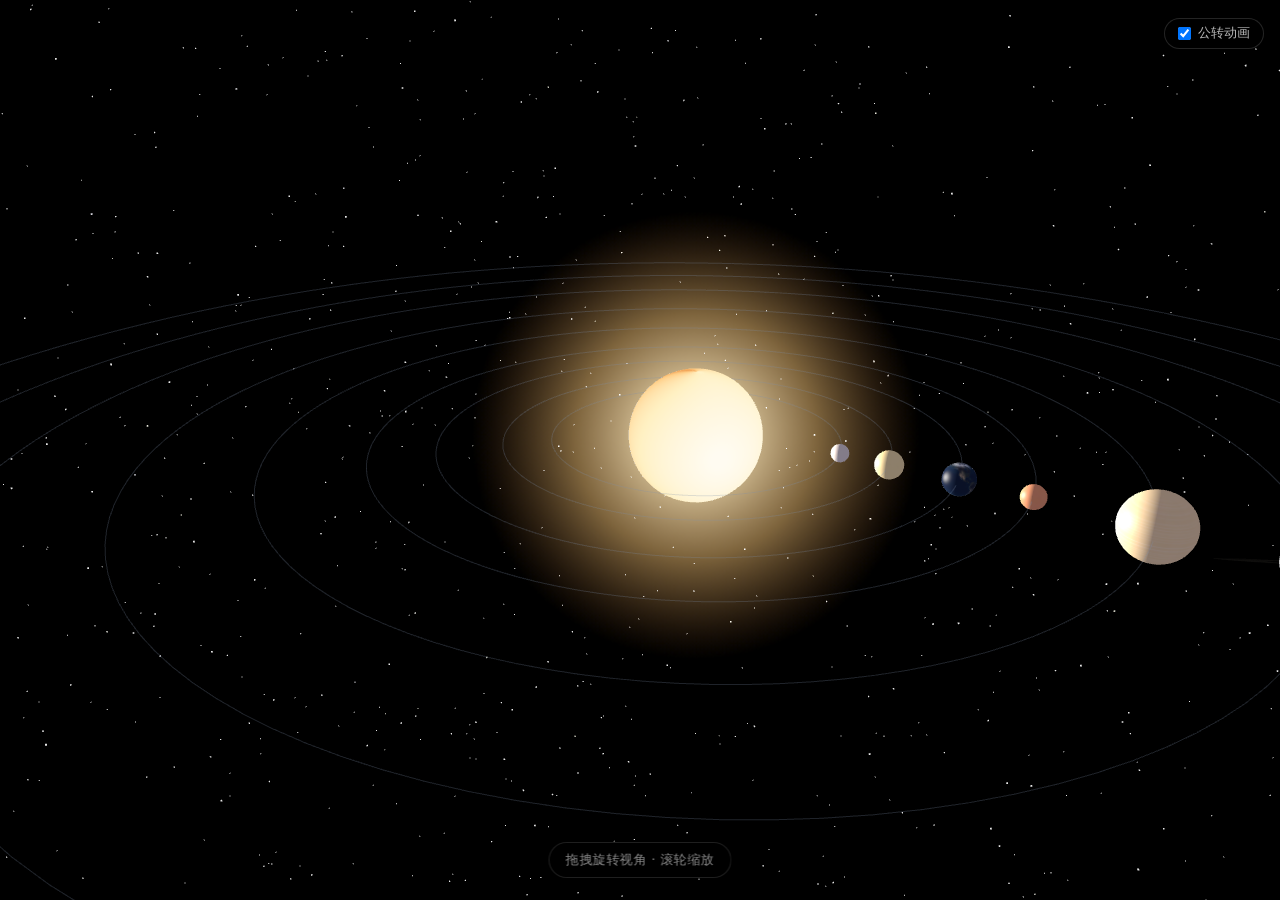
<file: index.html>
<!DOCTYPE html>
<html lang="zh-CN">
<head>
<meta charset="UTF-8" />
<meta name="viewport" content="width=device-width, initial-scale=1.0" />
<title>太阳系 · Solar System</title>
<link rel="icon" href="data:image/svg+xml,<svg xmlns=%22http://www.w3.org/2000/svg%22 viewBox=%220 0 100 100%22><text y=%22.9em%22 font-size=%2290%22>🌌</text></svg>" />
<style>
  * { margin: 0; padding: 0; box-sizing: border-box; }
  html, body { width: 100%; height: 100%; overflow: hidden; background: #000; font-family: system-ui, -apple-system, "Segoe UI", sans-serif; }

  /* Full-screen WebGL canvas */
  #globe {
    position: fixed;
    inset: 0;
    display: block;
    width: 100%;
    height: 100%;
  }

  .hint {
    position: fixed;
    bottom: 22px;
    left: 50%;
    transform: translateX(-50%);
    color: rgba(255,255,255,.55);
    font-size: 13px;
    letter-spacing: .5px;
    background: rgba(0,0,0,.35);
    border: 1px solid rgba(255,255,255,.12);
    padding: 8px 16px;
    border-radius: 20px;
    backdrop-filter: blur(6px);
    pointer-events: none;
    user-select: none;
    z-index: 10;
    white-space: nowrap;
  }

  #loader {
    position: fixed; inset: 0;
    display: flex; align-items: center; justify-content: center;
    background: #000; color: rgba(255,255,255,.8); font-size: 14px;
    z-index: 20; transition: opacity .4s ease;
    letter-spacing: 1px;
  }
  #loader.done { opacity: 0; pointer-events: none; }

  /* Top-right toggle */
  .toggle {
    position: fixed; top: 18px; right: 16px; z-index: 10;
    display: flex; align-items: center; gap: 7px;
    color: rgba(255,255,255,.72); font-size: 12.5px;
    background: rgba(0,0,0,.4); border: 1px solid rgba(255,255,255,.14);
    padding: 6px 13px; border-radius: 20px; backdrop-filter: blur(7px);
    cursor: pointer; user-select: none;
  }
</style>
</head>
<body>
  <canvas id="globe"></canvas>

  <!-- Loading overlay -->
  <div id="loader">正在构建太阳系…</div>

  <!-- Auto-rotate toggle -->
  <label class="toggle" for="autorotate">
    <input type="checkbox" id="autorotate" checked />
    公转动画
  </label>

  <!-- Hint -->
  <footer class="hint">拖拽旋转视角 · 滚轮缩放</footer>

  <!-- Local vendored libs (no CDN, offline-capable) -->
  <script src="js/vendor/three.min.js"></script>
  <script src="js/vendor/OrbitControls.js"></script>
  <!-- App -->
  <script src="main.js"></script>
</body>
</html>
</file>
